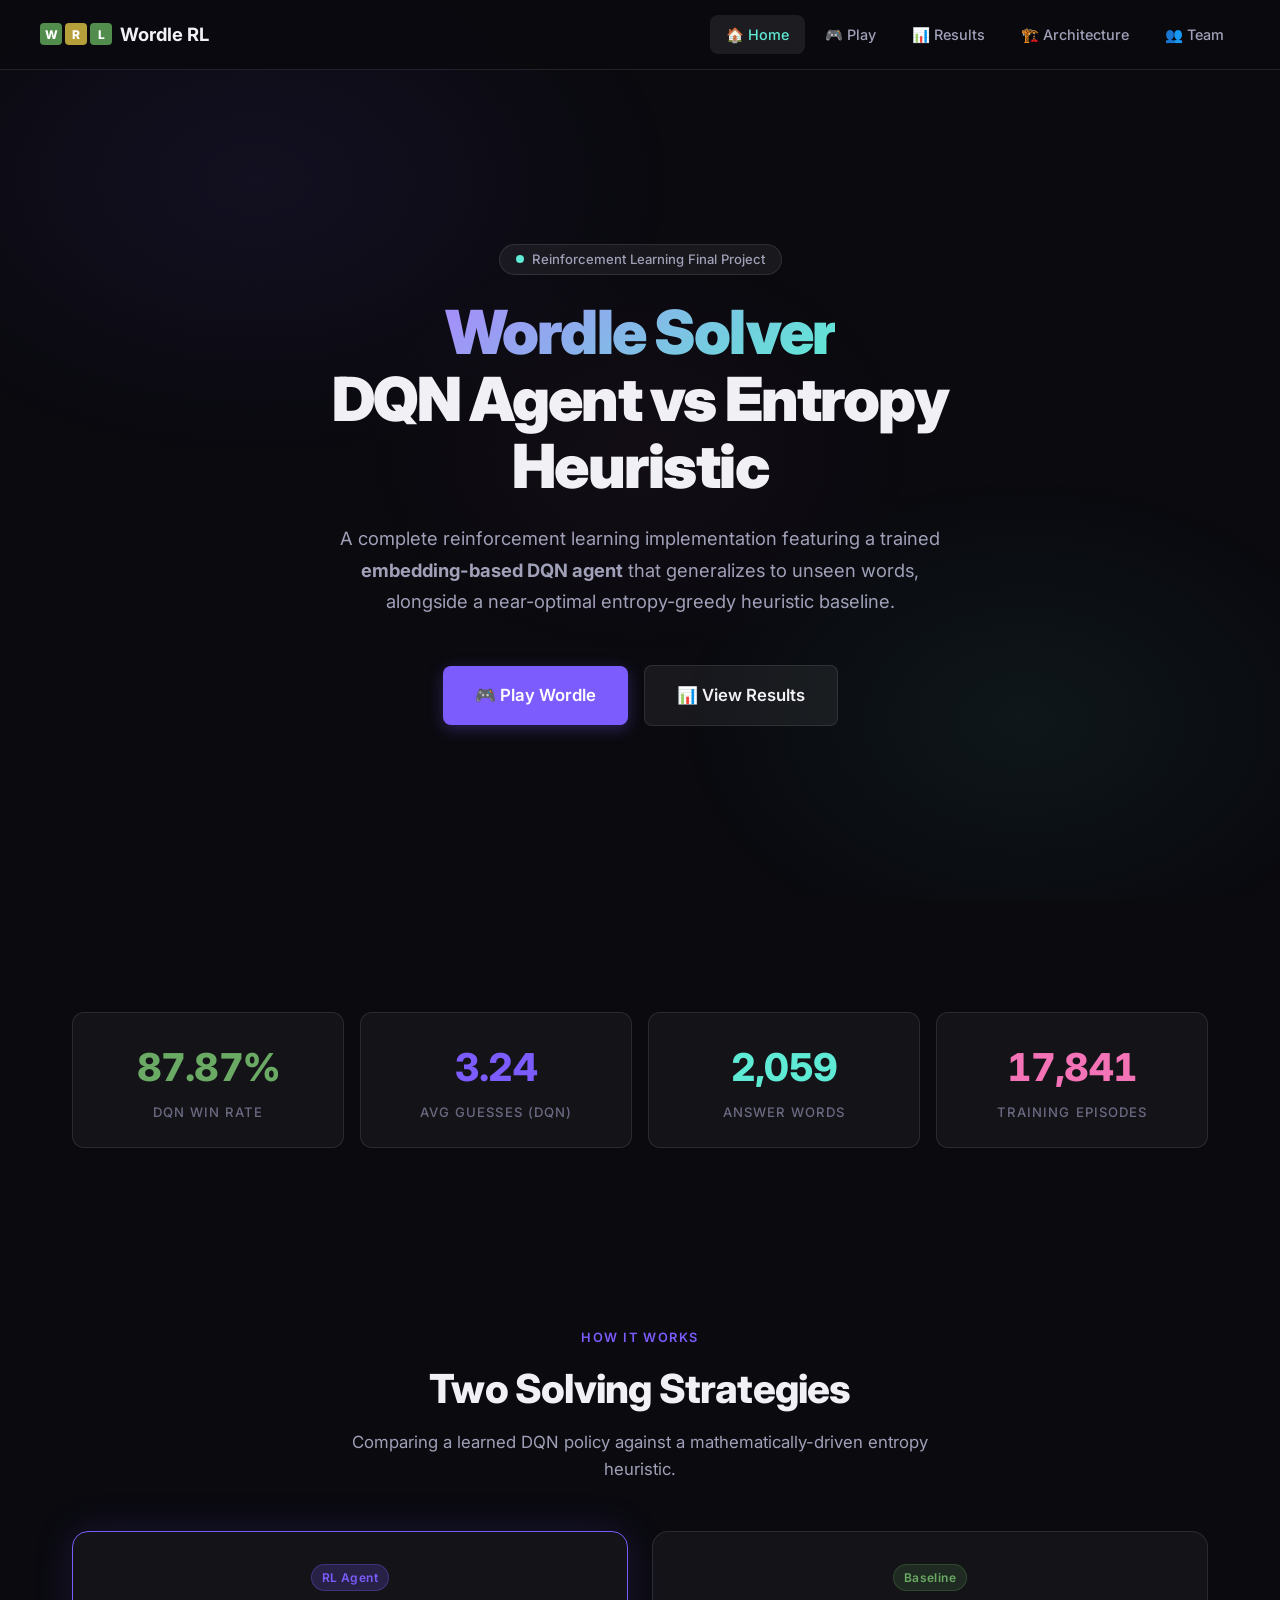
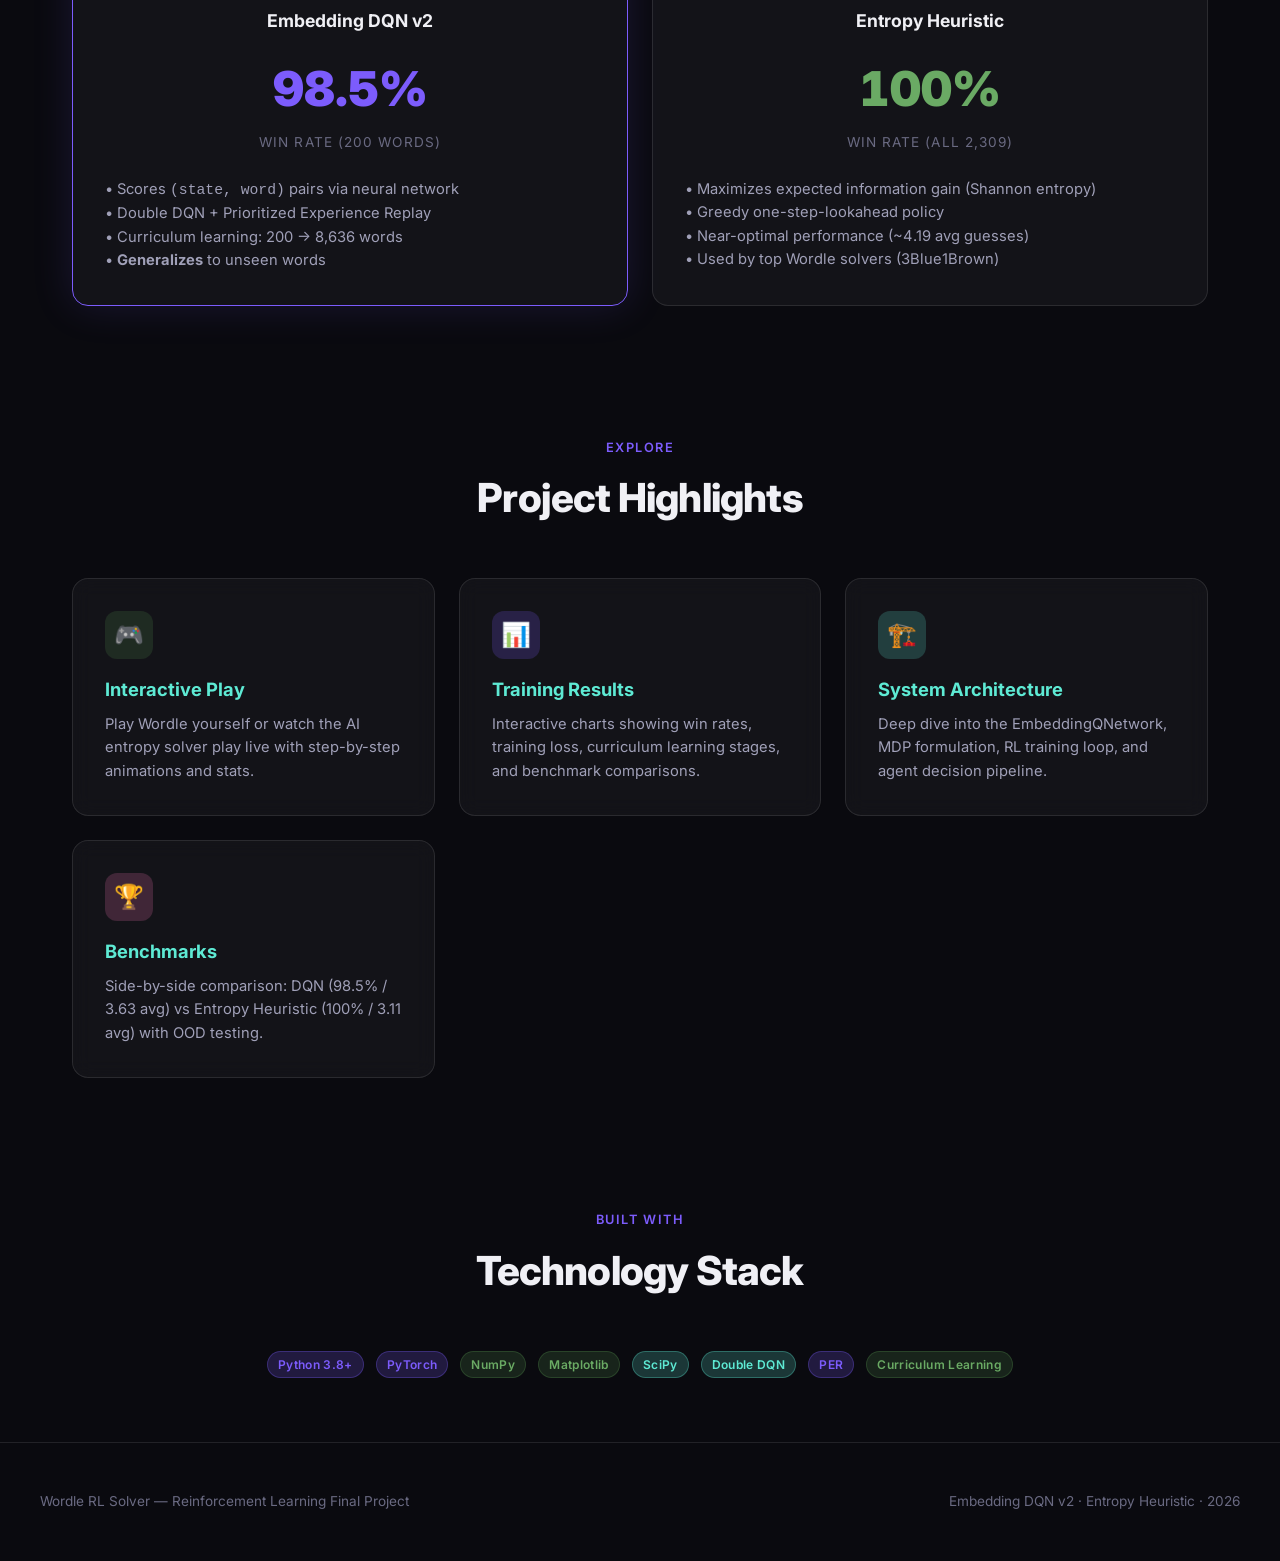
<file: webapp/index.html>
<!DOCTYPE html>
<html lang="en">
<head>
  <meta charset="UTF-8">
  <meta name="viewport" content="width=device-width, initial-scale=1.0">
  <title>Wordle RL Solver — DQN Agent vs Entropy Heuristic</title>
  <meta name="description" content="A reinforcement learning Wordle solver featuring an embedding-based DQN agent and entropy-greedy heuristic. Play interactively, view training results, and explore the system architecture.">
  <link rel="stylesheet" href="css/style.css">
  <link rel="icon" href="data:image/svg+xml,<svg xmlns='http://www.w3.org/2000/svg' viewBox='0 0 100 100'><text y='.9em' font-size='90'>🟩</text></svg>">
</head>
<body>

  <!-- Navigation -->
  <nav class="navbar">
    <div class="navbar-inner">
      <a href="index.html" class="navbar-brand">
        <span class="brand-icon">
          <span class="tile">W</span>
          <span class="tile">R</span>
          <span class="tile">L</span>
        </span>
        Wordle RL
      </a>
      <button class="nav-toggle" aria-label="Toggle navigation" aria-expanded="false">
        <span></span><span></span><span></span>
      </button>
      <ul class="nav-links">
        <li><a href="index.html" class="active">🏠 Home</a></li>
        <li><a href="play.html">🎮 Play</a></li>
        <li><a href="results.html">📊 Results</a></li>
        <li><a href="architecture.html">🏗️ Architecture</a></li>
        <li><a href="team.html">👥 Team</a></li>
      </ul>
    </div>
  </nav>

  <main>
    <!-- Hero Section -->
    <section class="hero">
      <div class="hero-content">
        <div class="hero-badge">
          <span class="dot"></span>
          Reinforcement Learning Final Project
        </div>
        <h1>
          <span class="gradient-text">Wordle Solver</span><br>
          DQN Agent vs Entropy Heuristic
        </h1>
        <p class="hero-description">
          A complete reinforcement learning implementation featuring a trained
          <strong>embedding-based DQN agent</strong> that generalizes to unseen words,
          alongside a near-optimal entropy-greedy heuristic baseline.
        </p>
        <div class="hero-actions">
          <a href="play.html" class="btn btn-primary btn-lg">🎮 Play Wordle</a>
          <a href="results.html" class="btn btn-secondary btn-lg">📊 View Results</a>
        </div>
      </div>
    </section>

    <!-- Stats -->
    <section class="section">
      <div class="container">
        <div class="stats-row">
          <div class="stat-card fade-in">
            <div class="stat-value green" data-count="98.5" data-suffix="%">0%</div>
            <div class="stat-label">DQN Win Rate</div>
          </div>
          <div class="stat-card fade-in">
            <div class="stat-value purple" data-count="3.63">0</div>
            <div class="stat-label">Avg Guesses (DQN)</div>
          </div>
          <div class="stat-card fade-in">
            <div class="stat-value teal" data-count="2309">0</div>
            <div class="stat-label">Answer Words</div>
          </div>
          <div class="stat-card fade-in">
            <div class="stat-value pink" data-count="20000">0</div>
            <div class="stat-label">Training Episodes</div>
          </div>
        </div>
      </div>
    </section>

    <!-- How It Works -->
    <section class="section">
      <div class="container">
        <div class="section-header fade-in">
          <span class="section-label">How It Works</span>
          <h2 class="section-title">Two Solving Strategies</h2>
          <p class="section-subtitle">Comparing a learned DQN policy against a mathematically-driven entropy heuristic.</p>
        </div>

        <div class="comparison-grid fade-in">
          <div class="comparison-card highlight">
            <span class="badge badge-purple">RL Agent</span>
            <h3 class="agent-name mt-md">Embedding DQN v2</h3>
            <div class="big-stat" style="color: var(--accent-primary);">98.5%</div>
            <div class="stat-desc">Win Rate (200 words)</div>
            <div class="mt-lg" style="text-align: left;">
              <p class="card-text">• Scores <code>(state, word)</code> pairs via neural network</p>
              <p class="card-text">• Double DQN + Prioritized Experience Replay</p>
              <p class="card-text">• Curriculum learning: 200 → 8,636 words</p>
              <p class="card-text">• <strong>Generalizes</strong> to unseen words</p>
            </div>
          </div>

          <div class="comparison-card">
            <span class="badge badge-green">Baseline</span>
            <h3 class="agent-name mt-md">Entropy Heuristic</h3>
            <div class="big-stat" style="color: var(--wordle-green-bright);">100%</div>
            <div class="stat-desc">Win Rate (all 2,309)</div>
            <div class="mt-lg" style="text-align: left;">
              <p class="card-text">• Maximizes expected information gain (Shannon entropy)</p>
              <p class="card-text">• Greedy one-step-lookahead policy</p>
              <p class="card-text">• Near-optimal performance (~4.19 avg guesses)</p>
              <p class="card-text">• Used by top Wordle solvers (3Blue1Brown)</p>
            </div>
          </div>
        </div>
      </div>
    </section>

    <!-- Features / Quick Links -->
    <section class="section">
      <div class="container">
        <div class="section-header fade-in">
          <span class="section-label">Explore</span>
          <h2 class="section-title">Project Highlights</h2>
        </div>

        <div class="card-grid fade-in">
          <a href="play.html" class="card" style="text-decoration: none;">
            <div class="card-icon" style="background: rgba(83, 141, 78, 0.2);">🎮</div>
            <h3 class="card-title">Interactive Play</h3>
            <p class="card-text">Play Wordle yourself or watch the AI entropy solver play live with step-by-step animations and stats.</p>
          </a>

          <a href="results.html" class="card" style="text-decoration: none;">
            <div class="card-icon" style="background: rgba(124, 92, 252, 0.2);">📊</div>
            <h3 class="card-title">Training Results</h3>
            <p class="card-text">Interactive charts showing win rates, training loss, curriculum learning stages, and benchmark comparisons.</p>
          </a>

          <a href="architecture.html" class="card" style="text-decoration: none;">
            <div class="card-icon" style="background: rgba(94, 234, 212, 0.2);">🏗️</div>
            <h3 class="card-title">System Architecture</h3>
            <p class="card-text">Deep dive into the EmbeddingQNetwork, MDP formulation, RL training loop, and agent decision pipeline.</p>
          </a>

          <a href="results.html#benchmarks" class="card" style="text-decoration: none;">
            <div class="card-icon" style="background: rgba(244, 114, 182, 0.2);">🏆</div>
            <h3 class="card-title">Benchmarks</h3>
            <p class="card-text">Side-by-side comparison: DQN (98.5% / 3.63 avg) vs Entropy Heuristic (100% / 3.11 avg) with OOD testing.</p>
          </a>
        </div>
      </div>
    </section>

    <!-- Tech Stack -->
    <section class="section">
      <div class="container">
        <div class="section-header fade-in">
          <span class="section-label">Built With</span>
          <h2 class="section-title">Technology Stack</h2>
        </div>
        <div style="display: flex; gap: 12px; justify-content: center; flex-wrap: wrap;" class="fade-in">
          <span class="badge badge-purple">Python 3.8+</span>
          <span class="badge badge-purple">PyTorch</span>
          <span class="badge badge-green">NumPy</span>
          <span class="badge badge-green">Matplotlib</span>
          <span class="badge badge-teal">SciPy</span>
          <span class="badge badge-teal">Double DQN</span>
          <span class="badge badge-purple">PER</span>
          <span class="badge badge-green">Curriculum Learning</span>
        </div>
      </div>
    </section>
  </main>

  <!-- Footer -->
  <footer class="footer">
    <div class="footer-content">
      <span>Wordle RL Solver — Reinforcement Learning Final Project</span>
      <span>Embedding DQN v2 · Entropy Heuristic · 2026</span>
    </div>
  </footer>

  <script src="js/nav.js"></script>
</body>
</html>
</file>
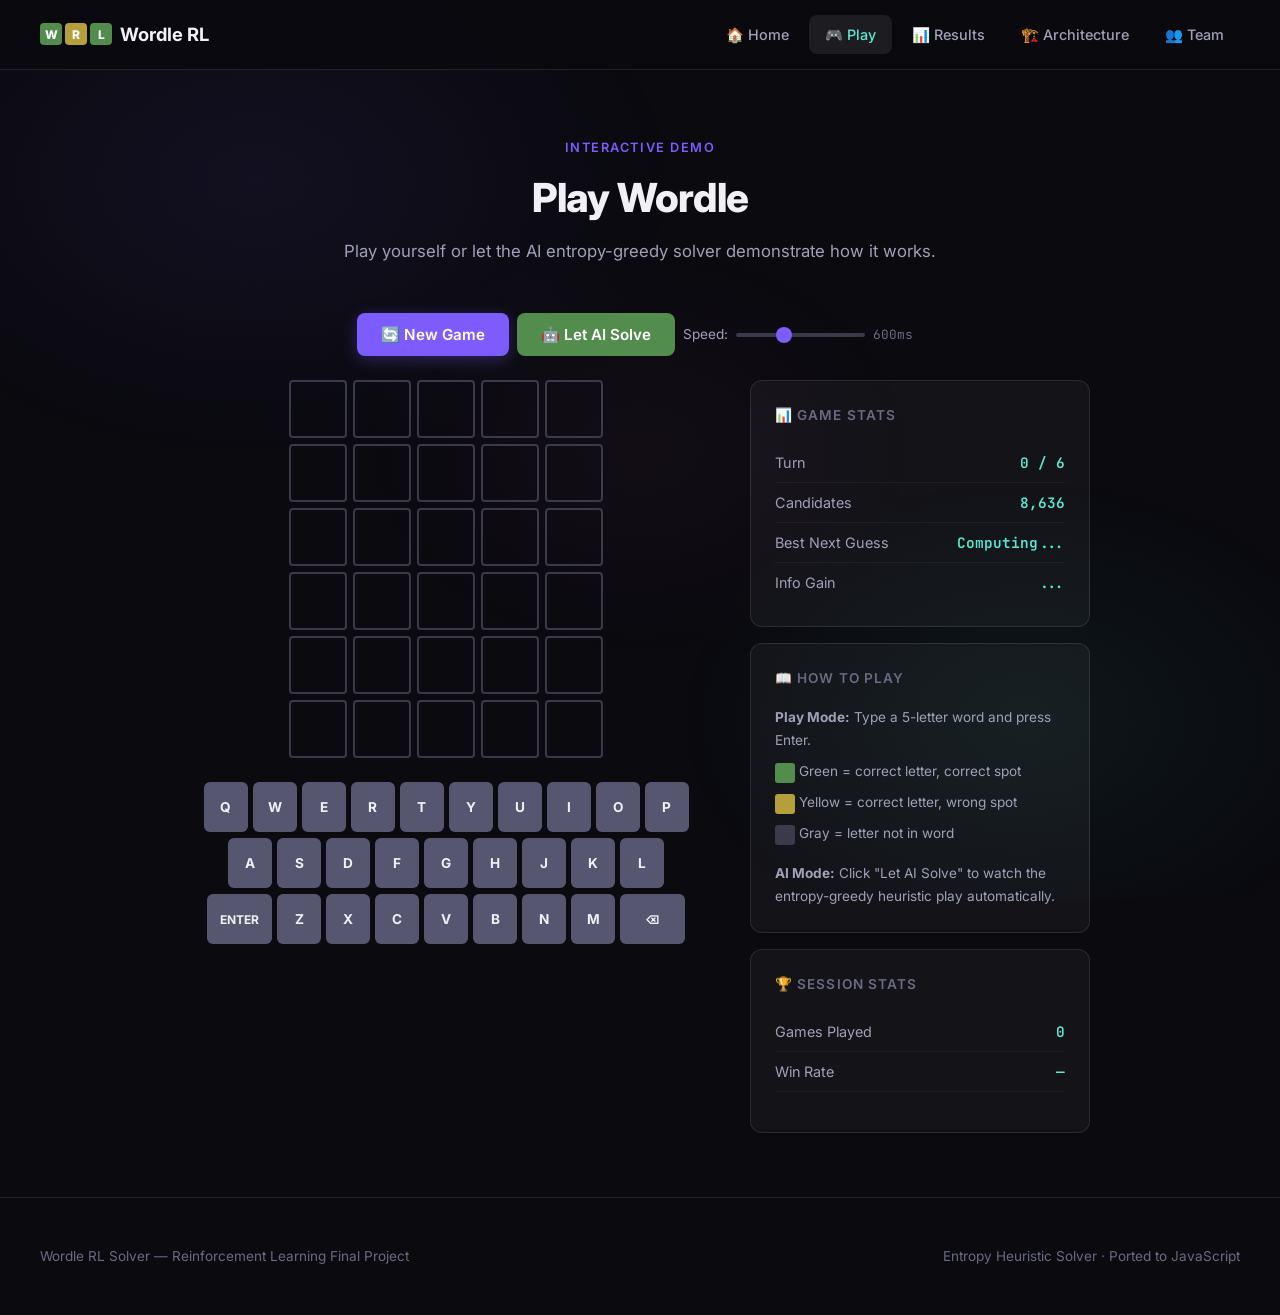
<file: webapp/play.html>
<!DOCTYPE html>
<html lang="en">
<head>
  <meta charset="UTF-8">
  <meta name="viewport" content="width=device-width, initial-scale=1.0">
  <title>Play Wordle — AI Solver Demo | Wordle RL</title>
  <meta name="description" content="Play Wordle interactively or watch the AI entropy-greedy solver play step-by-step with animations.">
  <link rel="stylesheet" href="css/style.css">
  <link rel="icon" href="data:image/svg+xml,<svg xmlns='http://www.w3.org/2000/svg' viewBox='0 0 100 100'><text y='.9em' font-size='90'>🟩</text></svg>">
</head>
<body>

  <!-- Navigation -->
  <nav class="navbar">
    <div class="navbar-inner">
      <a href="index.html" class="navbar-brand">
        <span class="brand-icon">
          <span class="tile">W</span>
          <span class="tile">R</span>
          <span class="tile">L</span>
        </span>
        Wordle RL
      </a>
      <button class="nav-toggle" aria-label="Toggle navigation" aria-expanded="false">
        <span></span><span></span><span></span>
      </button>
      <ul class="nav-links">
        <li><a href="index.html">🏠 Home</a></li>
        <li><a href="play.html" class="active">🎮 Play</a></li>
        <li><a href="results.html">📊 Results</a></li>
        <li><a href="architecture.html">🏗️ Architecture</a></li>
        <li><a href="team.html">👥 Team</a></li>
      </ul>
    </div>
  </nav>

  <main>
    <section class="section">
      <div class="container">
        <div class="section-header">
          <span class="section-label">Interactive Demo</span>
          <h1 class="section-title">Play Wordle</h1>
          <p class="section-subtitle">Play yourself or let the AI entropy-greedy solver demonstrate how it works.</p>
        </div>

        <!-- Game Controls -->
        <div class="game-controls mb-lg" id="game-controls">
          <button class="btn btn-primary" id="btn-new-game" onclick="startNewGame()">🔄 New Game</button>
          <button class="btn btn-success" id="btn-ai-solve" onclick="startAISolve()">🤖 Let AI Solve</button>
          <div class="speed-control">
            <label for="speed-slider">Speed:</label>
            <input type="range" id="speed-slider" min="100" max="1500" value="600" step="100"
                   oninput="Game.setAISpeed(parseInt(this.value)); document.getElementById('speed-val').textContent = this.value + 'ms'">
            <span id="speed-val" class="mono" style="font-size: 0.8rem; color: var(--text-muted); min-width: 50px;">600ms</span>
          </div>
        </div>

        <!-- Game Layout -->
        <div class="game-layout">
          <div class="game-main">
            <!-- Board -->
            <div class="board" id="game-board"></div>

            <!-- Message -->
            <div class="game-message hidden" id="game-message"></div>

            <!-- Keyboard -->
            <div class="keyboard" id="game-keyboard"></div>
          </div>

          <!-- Sidebar -->
          <div class="game-sidebar">
            <!-- AI Info Panel -->
            <div class="info-panel">
              <h3>📊 Game Stats</h3>
              <div class="info-item">
                <span class="label">Turn</span>
                <span class="value" id="turn-count">0 / 6</span>
              </div>
              <div class="info-item">
                <span class="label">Candidates</span>
                <span class="value" id="candidate-count">2,309</span>
              </div>
              <div class="info-item">
                <span class="label">Best Next Guess</span>
                <span class="value" id="top-guess">—</span>
              </div>
              <div class="info-item">
                <span class="label">Info Gain</span>
                <span class="value" id="info-gain">—</span>
              </div>
            </div>

            <!-- How To Play -->
            <div class="info-panel">
              <h3>📖 How To Play</h3>
              <div style="font-size: 0.85rem; color: var(--text-secondary); line-height: 1.7;">
                <p><strong>Play Mode:</strong> Type a 5-letter word and press Enter.</p>
                <p class="mt-sm">
                  <span style="display: inline-block; width: 20px; height: 20px; background: var(--wordle-green); border-radius: 3px; vertical-align: middle;"></span>
                  Green = correct letter, correct spot
                </p>
                <p class="mt-sm">
                  <span style="display: inline-block; width: 20px; height: 20px; background: var(--wordle-yellow); border-radius: 3px; vertical-align: middle;"></span>
                  Yellow = correct letter, wrong spot
                </p>
                <p class="mt-sm">
                  <span style="display: inline-block; width: 20px; height: 20px; background: var(--wordle-gray); border-radius: 3px; vertical-align: middle;"></span>
                  Gray = letter not in word
                </p>
                <p class="mt-md"><strong>AI Mode:</strong> Click "Let AI Solve" to watch the entropy-greedy heuristic play automatically.</p>
              </div>
            </div>

            <!-- Session Stats -->
            <div class="info-panel">
              <h3>🏆 Session Stats</h3>
              <div class="info-item">
                <span class="label">Games Played</span>
                <span class="value" id="session-played">0</span>
              </div>
              <div class="info-item">
                <span class="label">Win Rate</span>
                <span class="value" id="session-winrate">—</span>
              </div>
              <div id="session-dist" class="mt-md"></div>
            </div>
          </div>
        </div>
      </div>
    </section>
  </main>

  <!-- Footer -->
  <footer class="footer">
    <div class="footer-content">
      <span>Wordle RL Solver — Reinforcement Learning Final Project</span>
      <span>Entropy Heuristic Solver · Ported to JavaScript</span>
    </div>
  </footer>

  <!-- Toast -->
  <div id="toast" class="toast"></div>

  <script src="js/nav.js"></script>
  <script src="js/solver.js"></script>
  <script src="js/board.js"></script>
  <script src="js/game.js"></script>
  <script>
    // Initialize game
    async function initPage() {
      // Show loading state
      const boardEl = document.getElementById('game-board');
      boardEl.innerHTML = '<p style="color: var(--text-muted); padding: 2rem;">Loading word lists...</p>';

      await Solver.loadWordLists();

      Game.init(
        document.getElementById('game-board'),
        document.getElementById('game-keyboard'),
        document.getElementById('game-message'),
        document.getElementById('game-board').closest('.game-layout').querySelector('.game-sidebar')
      );

      await Game.newGame();
      Game.enableKeyboard();
      updateSessionStats();
    }

    function startNewGame() {
      Game.stopAI();
      Game.newGame();
      updateSessionStats();
    }

    function startAISolve() {
      if (Game.isAIRunning) {
        Game.stopAI();
        return;
      }
      const speed = parseInt(document.getElementById('speed-slider').value);
      Game.setAISpeed(speed);
      Game.aiSolve(speed).then(() => updateSessionStats());
    }

    function updateSessionStats() {
      const stats = Game.getStats();
      const playedEl = document.getElementById('session-played');
      const winrateEl = document.getElementById('session-winrate');
      const distEl = document.getElementById('session-dist');

      if (playedEl) playedEl.textContent = stats.played;
      if (winrateEl) {
        winrateEl.textContent = stats.played > 0
          ? Math.round(stats.won / stats.played * 100) + '%'
          : '—';
      }

      // Mini distribution
      if (distEl && stats.played > 0 && stats.distribution) {
        const maxVal = Math.max(...Object.values(stats.distribution), 1);
        let html = '<div class="dist-chart">';
        for (let i = 1; i <= 6; i++) {
          const val = stats.distribution[String(i)] || 0;
          const pct = Math.max(val / maxVal * 100, 8);
          html += `
            <div class="dist-row">
              <span class="dist-label">${i}</span>
              <div class="dist-bar green" style="width: ${pct}%;">${val}</div>
            </div>`;
        }
        html += '</div>';
        distEl.innerHTML = html;
      }
    }

    initPage();
  </script>
</body>
</html>
</file>
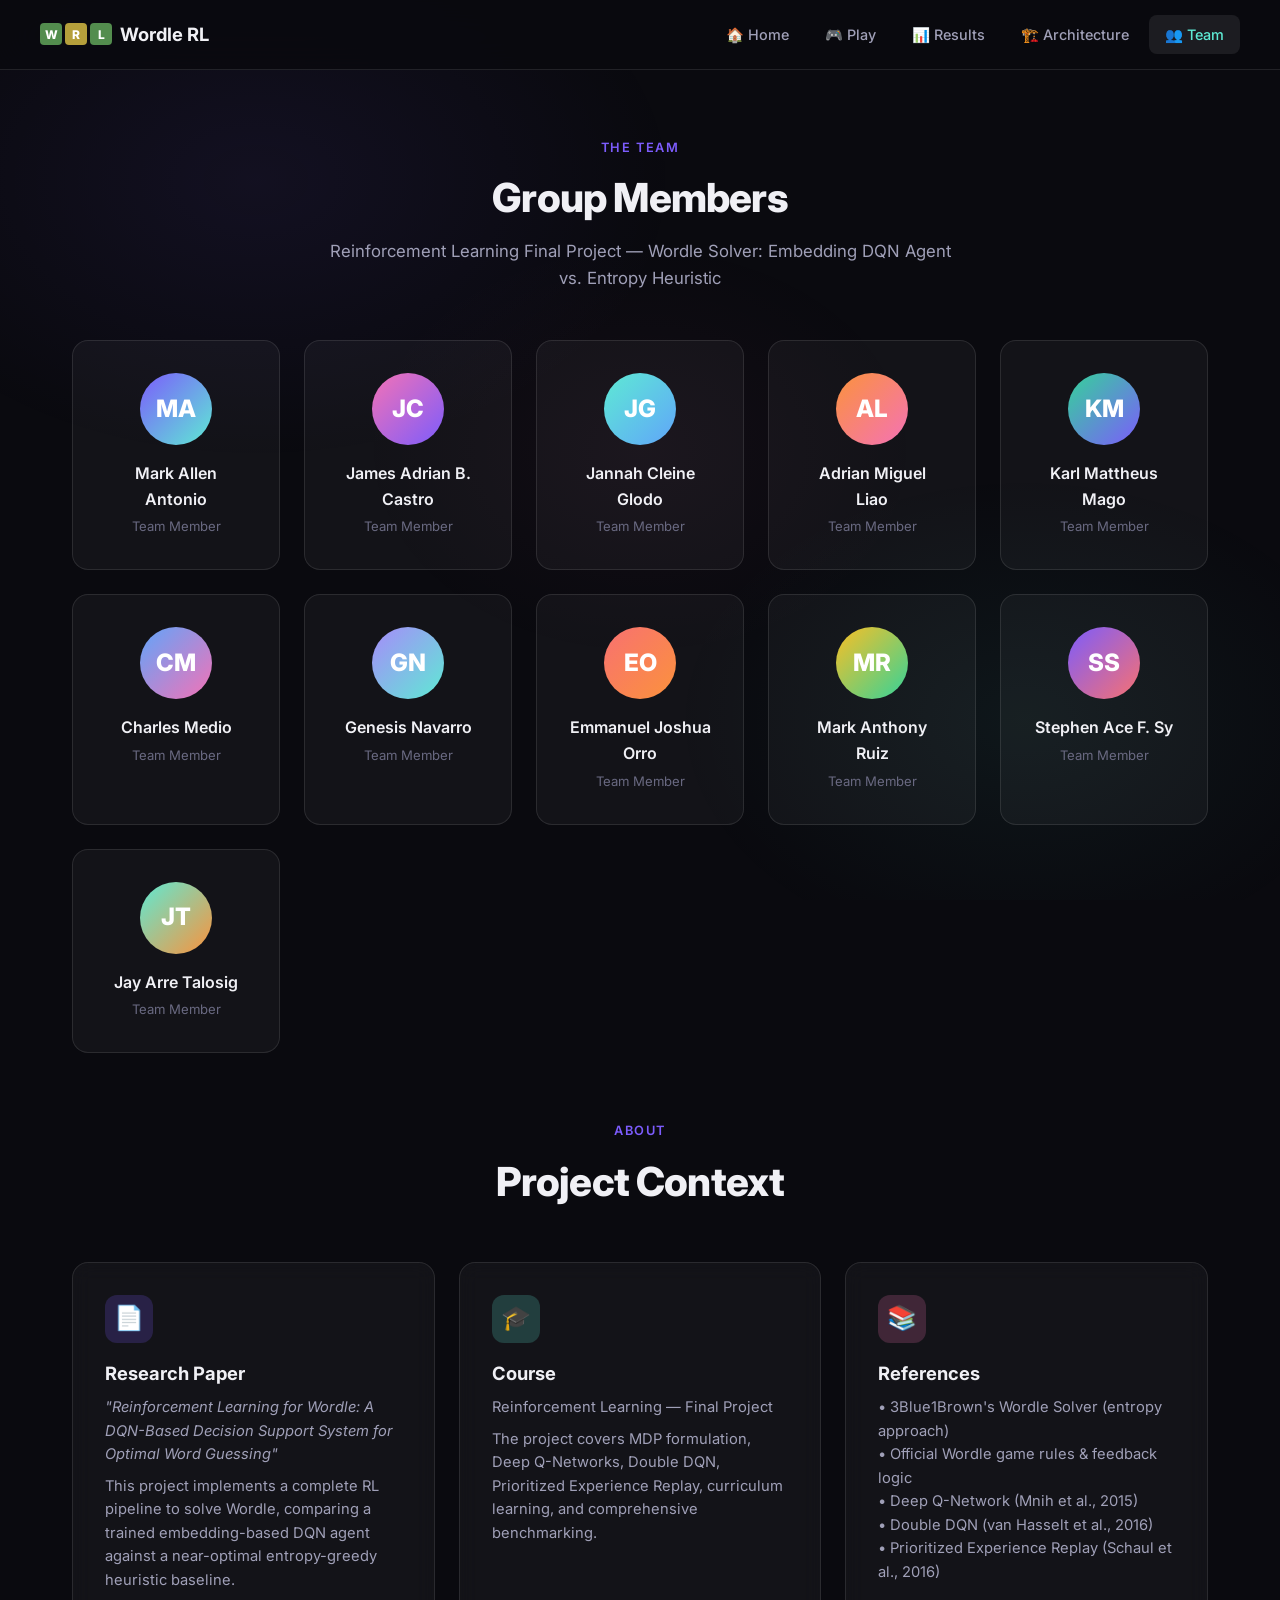
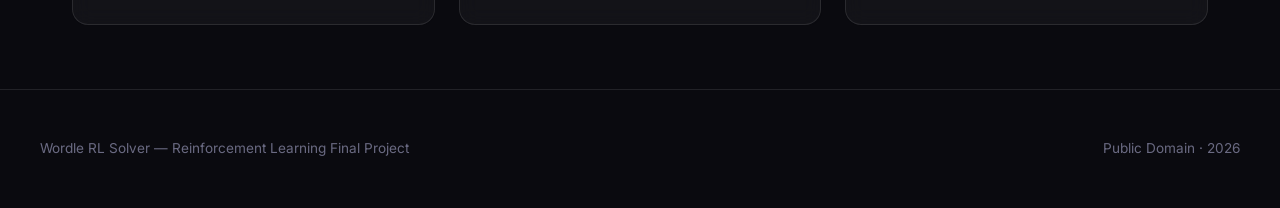
<file: webapp/team.html>
<!DOCTYPE html>
<html lang="en">
<head>
  <meta charset="UTF-8">
  <meta name="viewport" content="width=device-width, initial-scale=1.0">
  <title>Team | Wordle RL</title>
  <meta name="description" content="Meet the team behind the Wordle RL Solver — Reinforcement Learning Final Project.">
  <link rel="stylesheet" href="css/style.css">
  <link rel="icon" href="data:image/svg+xml,<svg xmlns='http://www.w3.org/2000/svg' viewBox='0 0 100 100'><text y='.9em' font-size='90'>👥</text></svg>">
</head>
<body>

  <!-- Navigation -->
  <nav class="navbar">
    <div class="navbar-inner">
      <a href="index.html" class="navbar-brand">
        <span class="brand-icon">
          <span class="tile">W</span>
          <span class="tile">R</span>
          <span class="tile">L</span>
        </span>
        Wordle RL
      </a>
      <button class="nav-toggle" aria-label="Toggle navigation" aria-expanded="false">
        <span></span><span></span><span></span>
      </button>
      <ul class="nav-links">
        <li><a href="index.html">🏠 Home</a></li>
        <li><a href="play.html">🎮 Play</a></li>
        <li><a href="results.html">📊 Results</a></li>
        <li><a href="architecture.html">🏗️ Architecture</a></li>
        <li><a href="team.html" class="active">👥 Team</a></li>
      </ul>
    </div>
  </nav>

  <main>
    <section class="section">
      <div class="container">
        <div class="section-header fade-in">
          <span class="section-label">The Team</span>
          <h1 class="section-title">Group Members</h1>
          <p class="section-subtitle">Reinforcement Learning Final Project — Wordle Solver: Embedding DQN Agent vs. Entropy Heuristic</p>
        </div>

        <div class="team-grid fade-in">
          <div class="team-card">
            <div class="team-avatar" style="background: linear-gradient(135deg, #7c5cfc, #5eead4);">MA</div>
            <div class="team-name">Mark Allen Antonio</div>
            <div class="team-role">Team Member</div>
          </div>

          <div class="team-card">
            <div class="team-avatar" style="background: linear-gradient(135deg, #f472b6, #7c5cfc);">JC</div>
            <div class="team-name">James Adrian B. Castro</div>
            <div class="team-role">Team Member</div>
          </div>

          <div class="team-card">
            <div class="team-avatar" style="background: linear-gradient(135deg, #5eead4, #60a5fa);">JG</div>
            <div class="team-name">Jannah Cleine Glodo</div>
            <div class="team-role">Team Member</div>
          </div>

          <div class="team-card">
            <div class="team-avatar" style="background: linear-gradient(135deg, #fb923c, #f472b6);">AL</div>
            <div class="team-name">Adrian Miguel Liao</div>
            <div class="team-role">Team Member</div>
          </div>

          <div class="team-card">
            <div class="team-avatar" style="background: linear-gradient(135deg, #34d399, #7c5cfc);">KM</div>
            <div class="team-name">Karl Mattheus Mago</div>
            <div class="team-role">Team Member</div>
          </div>

          <div class="team-card">
            <div class="team-avatar" style="background: linear-gradient(135deg, #60a5fa, #f472b6);">CM</div>
            <div class="team-name">Charles Medio</div>
            <div class="team-role">Team Member</div>
          </div>

          <div class="team-card">
            <div class="team-avatar" style="background: linear-gradient(135deg, #a78bfa, #5eead4);">GN</div>
            <div class="team-name">Genesis Navarro</div>
            <div class="team-role">Team Member</div>
          </div>

          <div class="team-card">
            <div class="team-avatar" style="background: linear-gradient(135deg, #f87171, #fb923c);">EO</div>
            <div class="team-name">Emmanuel Joshua Orro</div>
            <div class="team-role">Team Member</div>
          </div>

          <div class="team-card">
            <div class="team-avatar" style="background: linear-gradient(135deg, #fbbf24, #34d399);">MR</div>
            <div class="team-name">Mark Anthony Ruiz</div>
            <div class="team-role">Team Member</div>
          </div>

          <div class="team-card">
            <div class="team-avatar" style="background: linear-gradient(135deg, #7c5cfc, #f87171);">SS</div>
            <div class="team-name">Stephen Ace F. Sy</div>
            <div class="team-role">Team Member</div>
          </div>

          <div class="team-card">
            <div class="team-avatar" style="background: linear-gradient(135deg, #5eead4, #fb923c);">JT</div>
            <div class="team-name">Jay Arre Talosig</div>
            <div class="team-role">Team Member</div>
          </div>
        </div>
      </div>
    </section>

    <!-- Project Info -->
    <section class="section" style="padding-top: 0;">
      <div class="container">
        <div class="section-header fade-in">
          <span class="section-label">About</span>
          <h2 class="section-title">Project Context</h2>
        </div>

        <div class="card-grid fade-in">
          <div class="card">
            <div class="card-icon" style="background: rgba(124, 92, 252, 0.2);">📄</div>
            <h3 class="card-title">Research Paper</h3>
            <p class="card-text">
              <em>"Reinforcement Learning for Wordle: A DQN-Based Decision Support System for Optimal Word Guessing"</em>
            </p>
            <p class="card-text mt-sm">
              This project implements a complete RL pipeline to solve Wordle, comparing a trained embedding-based DQN agent against a near-optimal entropy-greedy heuristic baseline.
            </p>
          </div>

          <div class="card">
            <div class="card-icon" style="background: rgba(94, 234, 212, 0.2);">🎓</div>
            <h3 class="card-title">Course</h3>
            <p class="card-text">
              Reinforcement Learning — Final Project
            </p>
            <p class="card-text mt-sm">
              The project covers MDP formulation, Deep Q-Networks, Double DQN, Prioritized Experience Replay, curriculum learning, and comprehensive benchmarking.
            </p>
          </div>

          <div class="card">
            <div class="card-icon" style="background: rgba(244, 114, 182, 0.2);">📚</div>
            <h3 class="card-title">References</h3>
            <p class="card-text">
              • 3Blue1Brown's Wordle Solver (entropy approach)<br>
              • Official Wordle game rules & feedback logic<br>
              • Deep Q-Network (Mnih et al., 2015)<br>
              • Double DQN (van Hasselt et al., 2016)<br>
              • Prioritized Experience Replay (Schaul et al., 2016)
            </p>
          </div>
        </div>
      </div>
    </section>
  </main>

  <!-- Footer -->
  <footer class="footer">
    <div class="footer-content">
      <span>Wordle RL Solver — Reinforcement Learning Final Project</span>
      <span>Public Domain · 2026</span>
    </div>
  </footer>

  <script src="js/nav.js"></script>
</body>
</html>
</file>
<file: webapp/css/style.css>
/* ============================================================
   WORDLE RL PROJECT — Design System
   Dark theme · Glassmorphism · Micro-animations
   ============================================================ */

@import url('https://fonts.googleapis.com/css2?family=Inter:wght@300;400;500;600;700;800;900&family=JetBrains+Mono:wght@400;500;600&display=swap');

/* ── CSS Variables ───────────────────────────────────── */
:root {
  /* Colors */
  --bg-primary: #0a0a0f;
  --bg-secondary: #12121a;
  --bg-card: rgba(255, 255, 255, 0.04);
  --bg-card-hover: rgba(255, 255, 255, 0.08);
  --bg-glass: rgba(255, 255, 255, 0.06);
  --bg-glass-border: rgba(255, 255, 255, 0.1);

  --text-primary: #f0f0f5;
  --text-secondary: #a0a0b8;
  --text-muted: #6a6a82;

  /* Wordle Colors */
  --wordle-green: #538d4e;
  --wordle-green-bright: #6aaa64;
  --wordle-yellow: #b59f3b;
  --wordle-yellow-bright: #c9b458;
  --wordle-gray: #3a3a4a;
  --wordle-gray-light: #565670;

  /* Accents */
  --accent-primary: #7c5cfc;
  --accent-secondary: #5eead4;
  --accent-tertiary: #f472b6;
  --accent-gradient: linear-gradient(135deg, #7c5cfc 0%, #5eead4 50%, #f472b6 100%);
  --accent-gradient-text: linear-gradient(135deg, #a78bfa, #5eead4);

  /* Chart colors */
  --chart-blue: #60a5fa;
  --chart-green: #34d399;
  --chart-orange: #fb923c;
  --chart-red: #f87171;
  --chart-purple: #a78bfa;

  /* Typography */
  --font-sans: 'Inter', -apple-system, BlinkMacSystemFont, sans-serif;
  --font-mono: 'JetBrains Mono', 'Fira Code', monospace;

  /* Spacing */
  --space-xs: 0.25rem;
  --space-sm: 0.5rem;
  --space-md: 1rem;
  --space-lg: 1.5rem;
  --space-xl: 2rem;
  --space-2xl: 3rem;
  --space-3xl: 4rem;

  /* Borders */
  --radius-sm: 8px;
  --radius-md: 12px;
  --radius-lg: 16px;
  --radius-xl: 24px;
  --radius-full: 9999px;

  /* Shadows */
  --shadow-sm: 0 2px 8px rgba(0, 0, 0, 0.3);
  --shadow-md: 0 4px 24px rgba(0, 0, 0, 0.4);
  --shadow-lg: 0 8px 48px rgba(0, 0, 0, 0.5);
  --shadow-glow: 0 0 40px rgba(124, 92, 252, 0.15);

  /* Transitions */
  --transition-fast: 150ms cubic-bezier(0.4, 0, 0.2, 1);
  --transition-base: 250ms cubic-bezier(0.4, 0, 0.2, 1);
  --transition-slow: 400ms cubic-bezier(0.4, 0, 0.2, 1);

  /* Layout */
  --max-width: 1200px;
  --nav-height: 70px;
}

/* ── Reset & Base ────────────────────────────────────── */
*, *::before, *::after {
  box-sizing: border-box;
  margin: 0;
  padding: 0;
}

html {
  scroll-behavior: smooth;
  -webkit-font-smoothing: antialiased;
  -moz-osx-font-smoothing: grayscale;
}

body {
  font-family: var(--font-sans);
  background: var(--bg-primary);
  color: var(--text-primary);
  line-height: 1.6;
  min-height: 100vh;
  overflow-x: hidden;
}

/* Animated background */
body::before {
  content: '';
  position: fixed;
  top: 0;
  left: 0;
  right: 0;
  bottom: 0;
  background:
    radial-gradient(ellipse 600px 400px at 20% 20%, rgba(124, 92, 252, 0.08) 0%, transparent 70%),
    radial-gradient(ellipse 500px 350px at 80% 80%, rgba(94, 234, 212, 0.06) 0%, transparent 70%),
    radial-gradient(ellipse 400px 300px at 50% 50%, rgba(244, 114, 182, 0.04) 0%, transparent 70%);
  pointer-events: none;
  z-index: -1;
}

a {
  color: var(--accent-secondary);
  text-decoration: none;
  transition: color var(--transition-fast);
}
a:hover {
  color: var(--accent-primary);
}

img {
  max-width: 100%;
  height: auto;
}

/* ── Navigation ──────────────────────────────────────── */
.navbar {
  position: fixed;
  top: 0;
  left: 0;
  right: 0;
  height: var(--nav-height);
  background: rgba(10, 10, 15, 0.85);
  backdrop-filter: blur(20px) saturate(1.2);
  -webkit-backdrop-filter: blur(20px) saturate(1.2);
  border-bottom: 1px solid var(--bg-glass-border);
  z-index: 1000;
  display: flex;
  align-items: center;
  justify-content: center;
  padding: 0 var(--space-xl);
}

.navbar-inner {
  max-width: var(--max-width);
  width: 100%;
  display: flex;
  align-items: center;
  justify-content: space-between;
}

.navbar-brand {
  display: flex;
  align-items: center;
  gap: var(--space-sm);
  font-weight: 700;
  font-size: 1.15rem;
  color: var(--text-primary);
}

.navbar-brand .brand-icon {
  display: flex;
  gap: 3px;
}

.navbar-brand .tile {
  width: 22px;
  height: 22px;
  border-radius: 4px;
  display: flex;
  align-items: center;
  justify-content: center;
  font-weight: 800;
  font-size: 0.75rem;
  color: white;
}

.navbar-brand .tile:nth-child(1) { background: var(--wordle-green); }
.navbar-brand .tile:nth-child(2) { background: var(--wordle-yellow); }
.navbar-brand .tile:nth-child(3) { background: var(--wordle-green); }

.nav-links {
  display: flex;
  align-items: center;
  gap: var(--space-xs);
  list-style: none;
}

.nav-links a {
  display: flex;
  align-items: center;
  gap: var(--space-xs);
  padding: var(--space-sm) var(--space-md);
  border-radius: var(--radius-sm);
  font-size: 0.9rem;
  font-weight: 500;
  color: var(--text-secondary);
  transition: all var(--transition-fast);
}

.nav-links a:hover,
.nav-links a.active {
  color: var(--text-primary);
  background: var(--bg-card-hover);
}

.nav-links a.active {
  color: var(--accent-secondary);
}

/* Mobile nav toggle */
.nav-toggle {
  display: none;
  flex-direction: column;
  gap: 5px;
  cursor: pointer;
  padding: var(--space-sm);
  background: none;
  border: none;
}

.nav-toggle span {
  width: 22px;
  height: 2px;
  background: var(--text-secondary);
  border-radius: 2px;
  transition: all var(--transition-fast);
}

/* ── Main Content ────────────────────────────────────── */
main {
  padding-top: var(--nav-height);
  min-height: 100vh;
}

.container {
  max-width: var(--max-width);
  margin: 0 auto;
  padding: 0 var(--space-xl);
}

.section {
  padding: var(--space-3xl) 0;
}

.section-header {
  text-align: center;
  margin-bottom: var(--space-2xl);
}

.section-label {
  display: inline-block;
  font-size: 0.8rem;
  font-weight: 600;
  text-transform: uppercase;
  letter-spacing: 0.12em;
  color: var(--accent-primary);
  margin-bottom: var(--space-sm);
}

.section-title {
  font-size: clamp(1.8rem, 4vw, 2.5rem);
  font-weight: 800;
  letter-spacing: -0.02em;
  margin-bottom: var(--space-sm);
}

.section-subtitle {
  font-size: 1.05rem;
  color: var(--text-secondary);
  max-width: 640px;
  margin: 0 auto;
}

/* ── Glass Cards ─────────────────────────────────────── */
.card {
  background: var(--bg-card);
  border: 1px solid var(--bg-glass-border);
  border-radius: var(--radius-lg);
  padding: var(--space-xl);
  backdrop-filter: blur(10px);
  -webkit-backdrop-filter: blur(10px);
  transition: all var(--transition-base);
}

.card:hover {
  background: var(--bg-card-hover);
  border-color: rgba(255, 255, 255, 0.15);
  transform: translateY(-2px);
  box-shadow: var(--shadow-md);
}

.card-grid {
  display: grid;
  grid-template-columns: repeat(auto-fit, minmax(280px, 1fr));
  gap: var(--space-lg);
}

.card-icon {
  width: 48px;
  height: 48px;
  border-radius: var(--radius-md);
  display: flex;
  align-items: center;
  justify-content: center;
  font-size: 1.5rem;
  margin-bottom: var(--space-md);
}

.card-title {
  font-size: 1.15rem;
  font-weight: 700;
  margin-bottom: var(--space-sm);
}

.card-text {
  font-size: 0.92rem;
  color: var(--text-secondary);
  line-height: 1.6;
}

/* ── Hero Section ────────────────────────────────────── */
.hero {
  min-height: calc(100vh - var(--nav-height));
  display: flex;
  align-items: center;
  justify-content: center;
  text-align: center;
  padding: var(--space-3xl) var(--space-xl);
  position: relative;
  overflow: hidden;
}

.hero-content {
  position: relative;
  z-index: 2;
  max-width: 800px;
}

.hero-badge {
  display: inline-flex;
  align-items: center;
  gap: var(--space-sm);
  padding: var(--space-xs) var(--space-md);
  background: var(--bg-glass);
  border: 1px solid var(--bg-glass-border);
  border-radius: var(--radius-full);
  font-size: 0.82rem;
  font-weight: 500;
  color: var(--text-secondary);
  margin-bottom: var(--space-lg);
}

.hero-badge .dot {
  width: 8px;
  height: 8px;
  border-radius: 50%;
  background: var(--accent-secondary);
  animation: pulse-dot 2s infinite;
}

@keyframes pulse-dot {
  0%, 100% { opacity: 1; transform: scale(1); }
  50% { opacity: 0.5; transform: scale(0.8); }
}

.hero h1 {
  font-size: clamp(2.2rem, 6vw, 3.8rem);
  font-weight: 900;
  letter-spacing: -0.03em;
  line-height: 1.1;
  margin-bottom: var(--space-lg);
}

.hero h1 .gradient-text {
  background: var(--accent-gradient-text);
  -webkit-background-clip: text;
  -webkit-text-fill-color: transparent;
  background-clip: text;
}

.hero-description {
  font-size: 1.15rem;
  color: var(--text-secondary);
  line-height: 1.7;
  margin-bottom: var(--space-2xl);
  max-width: 600px;
  margin-left: auto;
  margin-right: auto;
}

.hero-actions {
  display: flex;
  align-items: center;
  justify-content: center;
  gap: var(--space-md);
  flex-wrap: wrap;
}

/* ── Buttons ─────────────────────────────────────────── */
.btn {
  display: inline-flex;
  align-items: center;
  gap: var(--space-sm);
  padding: 0.75rem 1.5rem;
  border-radius: var(--radius-sm);
  font-family: var(--font-sans);
  font-size: 0.95rem;
  font-weight: 600;
  text-decoration: none;
  cursor: pointer;
  border: none;
  transition: all var(--transition-base);
  white-space: nowrap;
}

.btn-primary {
  background: var(--accent-primary);
  color: white;
  box-shadow: 0 4px 16px rgba(124, 92, 252, 0.3);
}
.btn-primary:hover {
  background: #6b4ae0;
  color: white;
  transform: translateY(-2px);
  box-shadow: 0 6px 24px rgba(124, 92, 252, 0.4);
}

.btn-secondary {
  background: var(--bg-glass);
  color: var(--text-primary);
  border: 1px solid var(--bg-glass-border);
}
.btn-secondary:hover {
  background: var(--bg-card-hover);
  color: var(--text-primary);
  border-color: rgba(255, 255, 255, 0.2);
  transform: translateY(-2px);
}

.btn-success {
  background: var(--wordle-green);
  color: white;
}
.btn-success:hover {
  background: var(--wordle-green-bright);
  color: white;
  transform: translateY(-2px);
}

.btn-sm {
  padding: 0.5rem 1rem;
  font-size: 0.85rem;
}

.btn-lg {
  padding: 1rem 2rem;
  font-size: 1.05rem;
}

/* ── Stats Row ───────────────────────────────────────── */
.stats-row {
  display: grid;
  grid-template-columns: repeat(auto-fit, minmax(160px, 1fr));
  gap: var(--space-md);
  margin: var(--space-2xl) 0;
}

.stat-card {
  text-align: center;
  padding: var(--space-lg);
  background: var(--bg-card);
  border: 1px solid var(--bg-glass-border);
  border-radius: var(--radius-md);
  transition: all var(--transition-base);
}

.stat-card:hover {
  background: var(--bg-card-hover);
  transform: translateY(-2px);
}

.stat-value {
  font-size: clamp(1.8rem, 3vw, 2.4rem);
  font-weight: 800;
  font-variant-numeric: tabular-nums;
  letter-spacing: -0.02em;
  margin-bottom: 4px;
}

.stat-value.green { color: var(--wordle-green-bright); }
.stat-value.purple { color: var(--accent-primary); }
.stat-value.teal { color: var(--accent-secondary); }
.stat-value.pink { color: var(--accent-tertiary); }

.stat-label {
  font-size: 0.82rem;
  font-weight: 500;
  color: var(--text-muted);
  text-transform: uppercase;
  letter-spacing: 0.08em;
}

/* ── Wordle Board ────────────────────────────────────── */
.wordle-container {
  display: flex;
  flex-direction: column;
  align-items: center;
  gap: var(--space-lg);
}

.board {
  display: grid;
  grid-template-rows: repeat(6, 1fr);
  gap: 6px;
}

.board-row {
  display: grid;
  grid-template-columns: repeat(5, 1fr);
  gap: 6px;
}

.board-tile {
  width: 58px;
  height: 58px;
  display: flex;
  align-items: center;
  justify-content: center;
  font-family: var(--font-sans);
  font-size: 1.6rem;
  font-weight: 800;
  text-transform: uppercase;
  border-radius: 4px;
  border: 2px solid var(--wordle-gray);
  background: transparent;
  color: var(--text-primary);
  transition: transform 100ms ease;
  user-select: none;
}

.board-tile.filled {
  border-color: var(--wordle-gray-light);
  animation: pop 100ms ease;
}

.board-tile.correct {
  background: var(--wordle-green);
  border-color: var(--wordle-green);
  color: white;
}

.board-tile.present {
  background: var(--wordle-yellow);
  border-color: var(--wordle-yellow);
  color: white;
}

.board-tile.absent {
  background: var(--wordle-gray);
  border-color: var(--wordle-gray);
  color: white;
}

.board-tile.flip {
  animation: flip 500ms ease forwards;
}

@keyframes pop {
  0% { transform: scale(1); }
  50% { transform: scale(1.1); }
  100% { transform: scale(1); }
}

@keyframes flip {
  0% { transform: rotateX(0deg); }
  45% { transform: rotateX(90deg); }
  55% { transform: rotateX(90deg); }
  100% { transform: rotateX(0deg); }
}

/* ── Keyboard ────────────────────────────────────────── */
.keyboard {
  display: flex;
  flex-direction: column;
  gap: 6px;
  align-items: center;
  width: 100%;
  max-width: 500px;
}

.keyboard-row {
  display: flex;
  gap: 5px;
  justify-content: center;
  width: 100%;
}

.key {
  display: flex;
  align-items: center;
  justify-content: center;
  padding: 0;
  height: 50px;
  min-width: 36px;
  border-radius: 6px;
  background: var(--wordle-gray-light);
  color: var(--text-primary);
  font-family: var(--font-sans);
  font-size: 0.85rem;
  font-weight: 700;
  text-transform: uppercase;
  cursor: pointer;
  border: none;
  transition: all var(--transition-fast);
  user-select: none;
  flex: 1;
  max-width: 44px;
}

.key:hover {
  filter: brightness(1.2);
}

.key:active {
  transform: scale(0.95);
}

.key.wide {
  min-width: 60px;
  max-width: 65px;
  font-size: 0.75rem;
}

.key.correct {
  background: var(--wordle-green);
  color: white;
}

.key.present {
  background: var(--wordle-yellow);
  color: white;
}

.key.absent {
  background: #2a2a35;
  color: #555;
}

/* ── Game Controls ───────────────────────────────────── */
.game-layout {
  display: grid;
  grid-template-columns: 1fr 340px;
  gap: var(--space-2xl);
  align-items: start;
  max-width: 900px;
  margin: 0 auto;
}

.game-main {
  display: flex;
  flex-direction: column;
  align-items: center;
  gap: var(--space-lg);
}

.game-sidebar {
  display: flex;
  flex-direction: column;
  gap: var(--space-md);
}

.game-controls {
  display: flex;
  gap: var(--space-sm);
  flex-wrap: wrap;
  justify-content: center;
}

.info-panel {
  background: var(--bg-card);
  border: 1px solid var(--bg-glass-border);
  border-radius: var(--radius-md);
  padding: var(--space-lg);
}

.info-panel h3 {
  font-size: 0.85rem;
  font-weight: 600;
  text-transform: uppercase;
  letter-spacing: 0.08em;
  color: var(--text-muted);
  margin-bottom: var(--space-md);
}

.info-item {
  display: flex;
  justify-content: space-between;
  align-items: center;
  padding: var(--space-sm) 0;
  border-bottom: 1px solid rgba(255, 255, 255, 0.05);
}

.info-item:last-child {
  border-bottom: none;
}

.info-item .label {
  font-size: 0.9rem;
  color: var(--text-secondary);
}

.info-item .value {
  font-size: 0.9rem;
  font-weight: 600;
  font-family: var(--font-mono);
  color: var(--accent-secondary);
}

/* Speed slider */
.speed-control {
  display: flex;
  align-items: center;
  gap: var(--space-sm);
  padding: var(--space-sm) 0;
}

.speed-control label {
  font-size: 0.85rem;
  color: var(--text-secondary);
  white-space: nowrap;
}

.speed-control input[type="range"] {
  flex: 1;
  height: 4px;
  background: var(--wordle-gray);
  border-radius: 2px;
  outline: none;
  -webkit-appearance: none;
}

.speed-control input[type="range"]::-webkit-slider-thumb {
  -webkit-appearance: none;
  width: 16px;
  height: 16px;
  border-radius: 50%;
  background: var(--accent-primary);
  cursor: pointer;
}

/* Game message */
.game-message {
  text-align: center;
  padding: var(--space-md);
  font-size: 1rem;
  font-weight: 600;
  border-radius: var(--radius-sm);
  animation: fadeIn 300ms ease;
}

.game-message.win {
  color: var(--wordle-green-bright);
  background: rgba(83, 141, 78, 0.15);
  border: 1px solid rgba(83, 141, 78, 0.3);
}

.game-message.lose {
  color: var(--chart-red);
  background: rgba(248, 113, 113, 0.15);
  border: 1px solid rgba(248, 113, 113, 0.3);
}

@keyframes fadeIn {
  from { opacity: 0; transform: translateY(-10px); }
  to { opacity: 1; transform: translateY(0); }
}

/* ── Charts / Results ────────────────────────────────── */
.chart-container {
  background: var(--bg-card);
  border: 1px solid var(--bg-glass-border);
  border-radius: var(--radius-lg);
  padding: var(--space-xl);
  position: relative;
}

.chart-container canvas {
  width: 100% !important;
}

.chart-tabs {
  display: flex;
  gap: var(--space-xs);
  margin-bottom: var(--space-lg);
  flex-wrap: wrap;
}

.chart-tab {
  padding: var(--space-sm) var(--space-md);
  border-radius: var(--radius-sm);
  background: var(--bg-glass);
  border: 1px solid transparent;
  color: var(--text-secondary);
  font-size: 0.85rem;
  font-weight: 500;
  cursor: pointer;
  transition: all var(--transition-fast);
  font-family: var(--font-sans);
}

.chart-tab:hover {
  background: var(--bg-card-hover);
  color: var(--text-primary);
}

.chart-tab.active {
  background: rgba(124, 92, 252, 0.15);
  border-color: var(--accent-primary);
  color: var(--accent-primary);
}

/* Comparison table */
.comparison-grid {
  display: grid;
  grid-template-columns: 1fr 1fr;
  gap: var(--space-lg);
}

.comparison-card {
  background: var(--bg-card);
  border: 1px solid var(--bg-glass-border);
  border-radius: var(--radius-lg);
  padding: var(--space-xl);
  text-align: center;
  position: relative;
  overflow: hidden;
}

.comparison-card.highlight {
  border-color: var(--accent-primary);
  box-shadow: var(--shadow-glow);
}

.comparison-card .agent-name {
  font-size: 1.1rem;
  font-weight: 700;
  margin-bottom: var(--space-md);
}

.comparison-card .big-stat {
  font-size: 3rem;
  font-weight: 900;
  margin-bottom: var(--space-xs);
  font-variant-numeric: tabular-nums;
}

.comparison-card .stat-desc {
  font-size: 0.85rem;
  color: var(--text-muted);
  text-transform: uppercase;
  letter-spacing: 0.08em;
}

/* ── Image Gallery ───────────────────────────────────── */
.gallery-grid {
  display: grid;
  grid-template-columns: repeat(auto-fit, minmax(300px, 1fr));
  gap: var(--space-lg);
}

.gallery-item {
  background: var(--bg-card);
  border: 1px solid var(--bg-glass-border);
  border-radius: var(--radius-lg);
  overflow: hidden;
  transition: all var(--transition-base);
  cursor: pointer;
}

.gallery-item:hover {
  border-color: rgba(255, 255, 255, 0.2);
  transform: translateY(-4px);
  box-shadow: var(--shadow-lg);
}

.gallery-item img {
  width: 100%;
  display: block;
}

.gallery-item .caption {
  padding: var(--space-md);
  font-size: 0.9rem;
  font-weight: 500;
  color: var(--text-secondary);
}

/* Lightbox */
.lightbox {
  display: none;
  position: fixed;
  inset: 0;
  background: rgba(0, 0, 0, 0.9);
  z-index: 2000;
  align-items: center;
  justify-content: center;
  cursor: pointer;
  padding: var(--space-xl);
}

.lightbox.open {
  display: flex;
}

.lightbox img {
  max-width: 90vw;
  max-height: 90vh;
  border-radius: var(--radius-md);
  box-shadow: var(--shadow-lg);
}

/* ── Architecture ────────────────────────────────────── */
.arch-section {
  margin-bottom: var(--space-3xl);
}

.arch-section h3 {
  font-size: 1.3rem;
  font-weight: 700;
  margin-bottom: var(--space-md);
}

.arch-diagram {
  background: var(--bg-card);
  border: 1px solid var(--bg-glass-border);
  border-radius: var(--radius-lg);
  padding: var(--space-lg);
  overflow: hidden;
}

.arch-diagram img {
  width: 100%;
  border-radius: var(--radius-sm);
}

/* MDP explainer */
.mdp-grid {
  display: grid;
  grid-template-columns: repeat(auto-fit, minmax(220px, 1fr));
  gap: var(--space-md);
}

.mdp-card {
  background: var(--bg-card);
  border: 1px solid var(--bg-glass-border);
  border-radius: var(--radius-md);
  padding: var(--space-lg);
}

.mdp-card .mdp-label {
  font-size: 0.75rem;
  font-weight: 600;
  text-transform: uppercase;
  letter-spacing: 0.1em;
  color: var(--accent-primary);
  margin-bottom: var(--space-sm);
}

.mdp-card .mdp-value {
  font-size: 0.95rem;
  color: var(--text-primary);
  font-weight: 500;
  margin-bottom: var(--space-sm);
}

.mdp-card .mdp-detail {
  font-size: 0.82rem;
  color: var(--text-muted);
  line-height: 1.5;
}

/* Code blocks */
.code-block {
  background: #1a1a2e;
  border: 1px solid var(--bg-glass-border);
  border-radius: var(--radius-md);
  padding: var(--space-lg);
  overflow-x: auto;
}

.code-block pre {
  font-family: var(--font-mono);
  font-size: 0.85rem;
  line-height: 1.7;
  color: #e0e0f0;
  margin: 0;
}

.code-block .comment { color: #6a9955; }
.code-block .keyword { color: #c586c0; }
.code-block .string { color: #ce9178; }
.code-block .number { color: #b5cea8; }
.code-block .function { color: #dcdcaa; }

/* ── Team ────────────────────────────────────────────── */
.team-grid {
  display: grid;
  grid-template-columns: repeat(auto-fit, minmax(200px, 1fr));
  gap: var(--space-lg);
}

.team-card {
  background: var(--bg-card);
  border: 1px solid var(--bg-glass-border);
  border-radius: var(--radius-lg);
  padding: var(--space-xl);
  text-align: center;
  transition: all var(--transition-base);
}

.team-card:hover {
  background: var(--bg-card-hover);
  transform: translateY(-4px);
  box-shadow: var(--shadow-md);
}

.team-avatar {
  width: 72px;
  height: 72px;
  border-radius: 50%;
  background: var(--accent-gradient);
  display: flex;
  align-items: center;
  justify-content: center;
  font-size: 1.5rem;
  font-weight: 800;
  color: white;
  margin: 0 auto var(--space-md);
}

.team-name {
  font-size: 1rem;
  font-weight: 600;
  margin-bottom: var(--space-xs);
}

.team-role {
  font-size: 0.82rem;
  color: var(--text-muted);
}

/* ── Footer ──────────────────────────────────────────── */
.footer {
  border-top: 1px solid var(--bg-glass-border);
  padding: var(--space-2xl) var(--space-xl);
  text-align: center;
  color: var(--text-muted);
  font-size: 0.85rem;
}

.footer-content {
  max-width: var(--max-width);
  margin: 0 auto;
  display: flex;
  justify-content: space-between;
  align-items: center;
  flex-wrap: wrap;
  gap: var(--space-md);
}

/* ── Badges / Tags ───────────────────────────────────── */
.badge {
  display: inline-flex;
  align-items: center;
  gap: 4px;
  padding: 3px 10px;
  border-radius: var(--radius-full);
  font-size: 0.75rem;
  font-weight: 600;
  letter-spacing: 0.03em;
}

.badge-green {
  background: rgba(83, 141, 78, 0.2);
  color: var(--wordle-green-bright);
  border: 1px solid rgba(83, 141, 78, 0.3);
}

.badge-purple {
  background: rgba(124, 92, 252, 0.2);
  color: var(--accent-primary);
  border: 1px solid rgba(124, 92, 252, 0.3);
}

.badge-teal {
  background: rgba(94, 234, 212, 0.2);
  color: var(--accent-secondary);
  border: 1px solid rgba(94, 234, 212, 0.3);
}

/* ── Scrollbar ───────────────────────────────────────── */
::-webkit-scrollbar {
  width: 8px;
}
::-webkit-scrollbar-track {
  background: var(--bg-secondary);
}
::-webkit-scrollbar-thumb {
  background: var(--wordle-gray);
  border-radius: 4px;
}
::-webkit-scrollbar-thumb:hover {
  background: var(--wordle-gray-light);
}

/* ── Toast notifications ─────────────────────────────── */
.toast {
  position: fixed;
  top: calc(var(--nav-height) + var(--space-md));
  left: 50%;
  transform: translateX(-50%) translateY(-20px);
  background: var(--text-primary);
  color: var(--bg-primary);
  padding: var(--space-sm) var(--space-lg);
  border-radius: var(--radius-sm);
  font-size: 0.9rem;
  font-weight: 600;
  z-index: 1500;
  pointer-events: none;
  opacity: 0;
  transition: all var(--transition-base);
}

.toast.show {
  opacity: 1;
  transform: translateX(-50%) translateY(0);
}

/* ── Guess distribution bars ─────────────────────────── */
.dist-chart {
  display: flex;
  flex-direction: column;
  gap: 6px;
}

.dist-row {
  display: flex;
  align-items: center;
  gap: var(--space-sm);
}

.dist-label {
  width: 16px;
  text-align: right;
  font-size: 0.85rem;
  font-weight: 600;
  color: var(--text-secondary);
  font-family: var(--font-mono);
}

.dist-bar {
  height: 28px;
  min-width: 28px;
  display: flex;
  align-items: center;
  justify-content: flex-end;
  padding-right: var(--space-sm);
  border-radius: 4px;
  font-size: 0.8rem;
  font-weight: 700;
  color: white;
  transition: width 800ms cubic-bezier(0.4, 0, 0.2, 1);
}

.dist-bar.green { background: var(--wordle-green); }
.dist-bar.yellow { background: var(--wordle-yellow); }
.dist-bar.gray { background: var(--wordle-gray-light); }

/* ── Responsive ──────────────────────────────────────── */
@media (max-width: 768px) {
  :root {
    --nav-height: 60px;
  }

  .nav-links {
    display: none;
    position: absolute;
    top: var(--nav-height);
    left: 0;
    right: 0;
    flex-direction: column;
    background: rgba(10, 10, 15, 0.95);
    backdrop-filter: blur(20px);
    padding: var(--space-md);
    border-bottom: 1px solid var(--bg-glass-border);
  }

  .nav-links.open {
    display: flex;
  }

  .nav-toggle {
    display: flex;
  }

  .game-layout {
    grid-template-columns: 1fr;
  }

  .board-tile {
    width: 48px;
    height: 48px;
    font-size: 1.3rem;
  }

  .comparison-grid {
    grid-template-columns: 1fr;
  }

  .hero h1 {
    font-size: 2rem;
  }

  .stats-row {
    grid-template-columns: repeat(2, 1fr);
  }

  .footer-content {
    flex-direction: column;
    text-align: center;
  }
}

@media (max-width: 480px) {
  .board-tile {
    width: 42px;
    height: 42px;
    font-size: 1.1rem;
  }

  .key {
    height: 44px;
    font-size: 0.75rem;
  }

  .container {
    padding: 0 var(--space-md);
  }
}

/* ── Utility ─────────────────────────────────────────── */
.text-center { text-align: center; }
.text-left { text-align: left; }
.mt-sm { margin-top: var(--space-sm); }
.mt-md { margin-top: var(--space-md); }
.mt-lg { margin-top: var(--space-lg); }
.mt-xl { margin-top: var(--space-xl); }
.mb-md { margin-bottom: var(--space-md); }
.mb-lg { margin-bottom: var(--space-lg); }
.hidden { display: none !important; }
.mono { font-family: var(--font-mono); }
</file>
